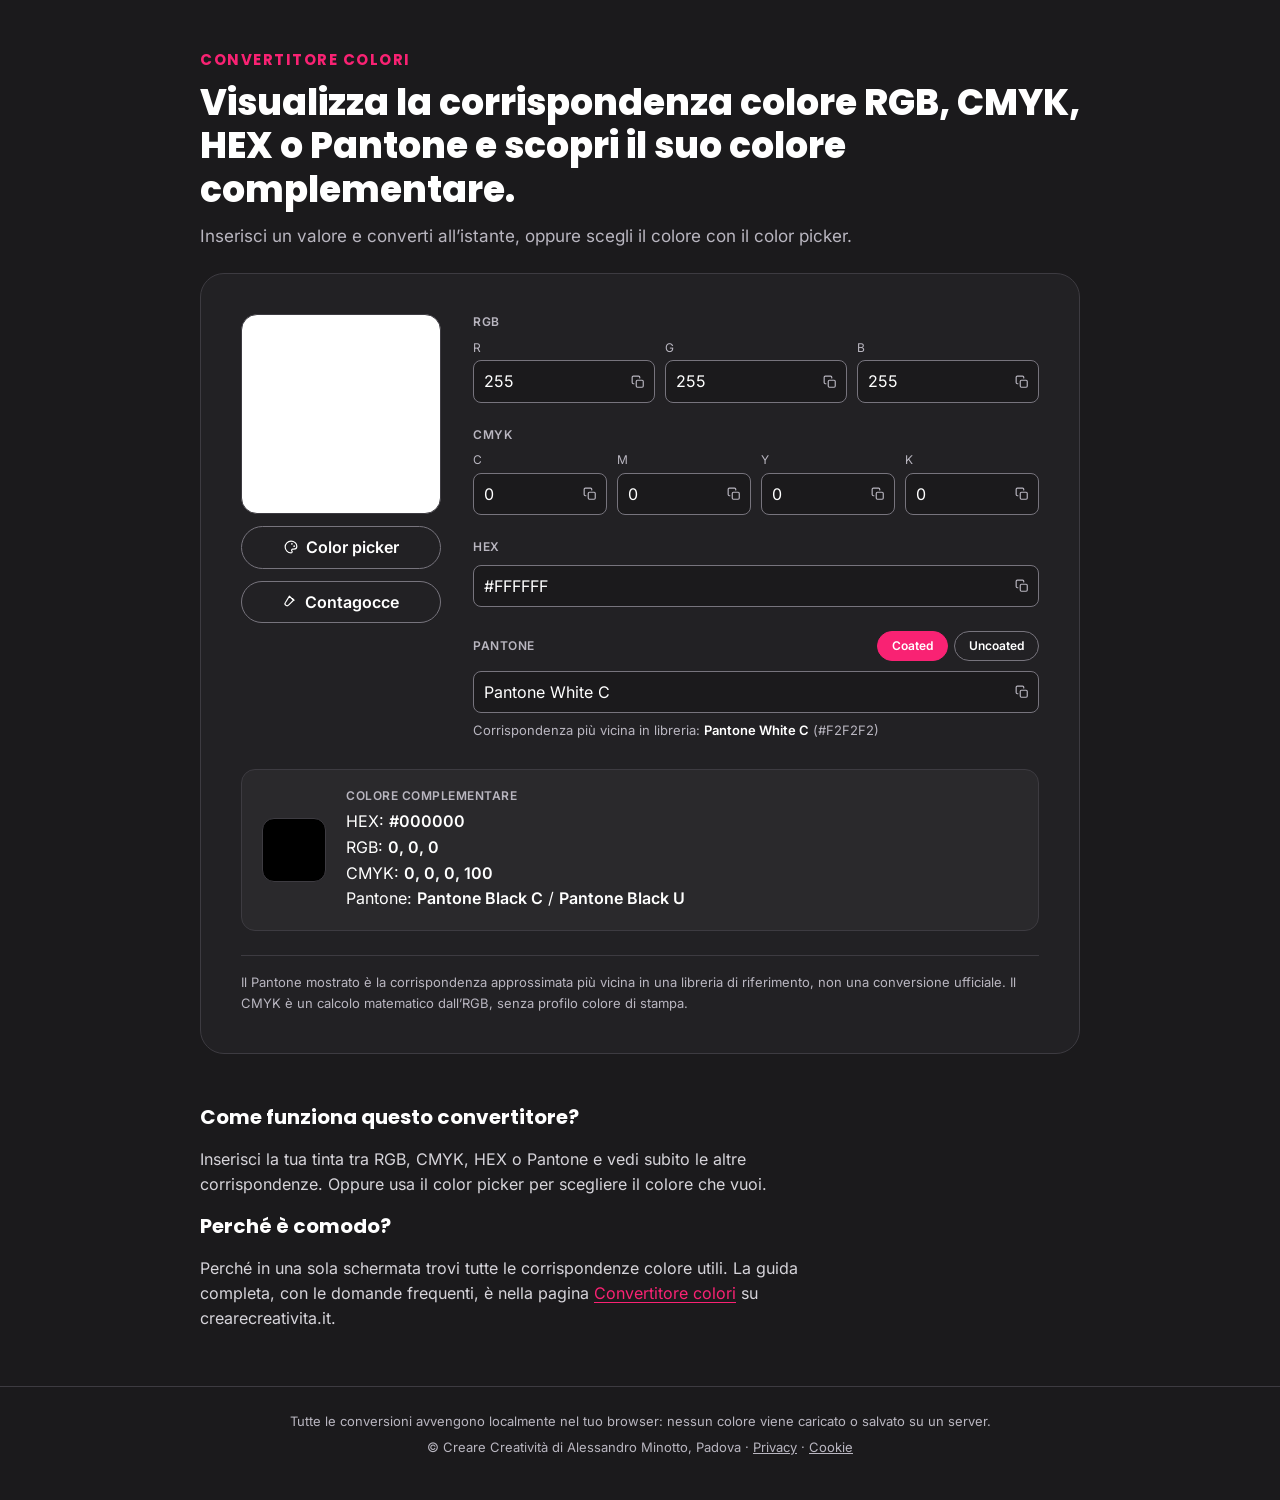
<file: frontend/index.html>
<!doctype html>
<html lang="it">
<head>
<meta charset="utf-8">
<meta name="viewport" content="width=device-width, initial-scale=1">
<title>Convertitore colori RGB, CMYK, HEX e Pantone | Creare Creatività</title>
<meta name="description" content="Converti velocemente i colori nei profili HEX, RGB, CMYK e Pantone con il convertitore ideato per ogni designer.">
<link rel="canonical" href="https://www.crearecreativita.it/convertitore-colori/">
<meta name="robots" content="index,follow">
<meta property="og:type" content="website">
<meta property="og:title" content="Convertitore colori RGB, CMYK, HEX e Pantone | Creare Creatività">
<meta property="og:description" content="Converti velocemente i colori nei profili HEX, RGB, CMYK e Pantone e scopri il colore complementare.">
<meta property="og:url" content="https://www.crearecreativita.it/convertitore-colori/">
<meta name="theme-color" content="#1b1a1c">
<meta name="color-scheme" content="dark">
<link rel="icon" type="image/png" href="img/favicon.png">
<link rel="stylesheet" href="ac-colori.css">
<style>
  @font-face { font-family: "Inter"; font-weight: 400 600; font-style: normal; font-display: swap; src: url("fonts/inter-latin.woff2") format("woff2"); }
  @font-face { font-family: "Poppins"; font-weight: 700; font-style: normal; font-display: swap; src: url("fonts/poppins-700.woff2") format("woff2"); }
  @font-face { font-family: "Poppins"; font-weight: 800; font-style: normal; font-display: swap; src: url("fonts/poppins-800.woff2") format("woff2"); }
  :root { --ac-font: "Inter", system-ui, -apple-system, "Segoe UI", Roboto, sans-serif; }
  html { -webkit-text-size-adjust: 100%; }
  body { margin: 0; color: #fff; background: #1b1a1c; font-family: var(--ac-font); line-height: 1.55; }
  .pg-wrap { max-width: 880px; margin: 0 auto; padding: 0 20px; }
  .pg-hero { padding: 48px 0 24px; }
  .pg-hero .pg-kicker { margin: 0 0 10px; font-family: "Poppins", var(--ac-font); font-weight: 700; font-size: 15px; letter-spacing: 1.5px; text-transform: uppercase; color: #f92273; }
  .pg-hero h1 { margin: 0 0 12px; font-family: "Poppins", var(--ac-font); font-weight: 800; font-size: clamp(24px, 4.5vw, 36px); line-height: 1.2; }
  .pg-hero p { margin: 0; max-width: 62ch; font-size: 17px; color: #b9b6c0; }
  .pg-main { padding-bottom: 56px; }
  .pg-more { margin-top: 48px; display: grid; gap: 14px; font-size: 16px; }
  .pg-more h2 { margin: 0; font-family: "Poppins", var(--ac-font); font-weight: 700; font-size: 20px; }
  .pg-more p { margin: 0; max-width: 66ch; color: #d6d4da; }
  .pg-more a { color: #f92273; text-underline-offset: 3px; }
  .pg-foot { padding: 24px 0 36px; border-top: 1px solid #3d3b41; font-size: 13px; color: #b9b6c0; text-align: center; }
  .pg-foot p { margin: 0 0 6px; }
  .pg-foot a { color: inherit; }
  @media print { body { color: #000; background: #fff; } }
</style>
</head>
<body>
<main class="pg-wrap pg-main">
  <section class="pg-hero">
    <p class="pg-kicker">Convertitore colori</p>
    <h1>Visualizza la corrispondenza colore RGB, CMYK, HEX o Pantone e scopri il suo colore complementare.</h1>
    <p>Inserisci un valore e converti all’istante, oppure scegli il colore con il color picker.</p>
  </section>

  <div class="ac-colori" id="ac-colori" data-ac-theme="dark">
  <div class="ac-card">
    <div class="ac-grid">
      <div class="ac-side">
        <div class="ac-swatch" data-ac="swatch" role="img" aria-label="Anteprima del colore"></div>
        <label class="ac-btn ac-picker">
          <svg width="14" height="14" viewBox="0 0 24 24" fill="none" stroke="currentColor" stroke-width="2" stroke-linecap="round" stroke-linejoin="round" aria-hidden="true"><circle cx="13.5" cy="6.5" r="0.5" fill="currentColor"/><circle cx="17.5" cy="10.5" r="0.5" fill="currentColor"/><path d="M12 2C6.5 2 2 6.5 2 12s4.5 10 10 10c1.4 0 2-1 2-2 0-.5-.2-1-.5-1.3-.3-.4-.5-.8-.5-1.3 0-1 .8-1.9 1.9-1.9H17c2.8 0 5-2.2 5-5C22 6 17.5 2 12 2z"/></svg>
          Color picker
          <input type="color" data-ac="picker" aria-label="Scegli un colore con il color picker" value="#ffffff">
        </label>
        <button type="button" class="ac-btn" data-ac="eyedropper" hidden>
          <svg width="14" height="14" viewBox="0 0 24 24" fill="none" stroke="currentColor" stroke-width="2" stroke-linecap="round" stroke-linejoin="round" aria-hidden="true"><path d="M11 2l7 7-8.5 8.5a3.5 3.5 0 1 1-5-5L11 2z"/><path d="M16 6l3 3"/></svg>
          Contagocce
        </button>
      </div>
      <div class="ac-fields">
        <div class="ac-group" role="group" aria-labelledby="ac-colori-rgb">
          <div class="ac-label" id="ac-colori-rgb">RGB</div>
          <div class="ac-row ac-row--3">
            <div class="ac-field"><label for="ac-colori-r">R</label><div class="ac-input"><input id="ac-colori-r" type="number" min="0" max="255" inputmode="numeric" data-ac-num="r"><button type="button" class="ac-copy" data-ac-copy="r" aria-label="Copia R"></button></div></div>
            <div class="ac-field"><label for="ac-colori-g">G</label><div class="ac-input"><input id="ac-colori-g" type="number" min="0" max="255" inputmode="numeric" data-ac-num="g"><button type="button" class="ac-copy" data-ac-copy="g" aria-label="Copia G"></button></div></div>
            <div class="ac-field"><label for="ac-colori-b">B</label><div class="ac-input"><input id="ac-colori-b" type="number" min="0" max="255" inputmode="numeric" data-ac-num="b"><button type="button" class="ac-copy" data-ac-copy="b" aria-label="Copia B"></button></div></div>
          </div>
        </div>
        <div class="ac-group" role="group" aria-labelledby="ac-colori-cmyk">
          <div class="ac-label" id="ac-colori-cmyk">CMYK</div>
          <div class="ac-row ac-row--4">
            <div class="ac-field"><label for="ac-colori-c">C</label><div class="ac-input"><input id="ac-colori-c" type="number" min="0" max="100" inputmode="numeric" data-ac-num="c"><button type="button" class="ac-copy" data-ac-copy="c" aria-label="Copia C"></button></div></div>
            <div class="ac-field"><label for="ac-colori-m">M</label><div class="ac-input"><input id="ac-colori-m" type="number" min="0" max="100" inputmode="numeric" data-ac-num="m"><button type="button" class="ac-copy" data-ac-copy="m" aria-label="Copia M"></button></div></div>
            <div class="ac-field"><label for="ac-colori-y">Y</label><div class="ac-input"><input id="ac-colori-y" type="number" min="0" max="100" inputmode="numeric" data-ac-num="y"><button type="button" class="ac-copy" data-ac-copy="y" aria-label="Copia Y"></button></div></div>
            <div class="ac-field"><label for="ac-colori-k">K</label><div class="ac-input"><input id="ac-colori-k" type="number" min="0" max="100" inputmode="numeric" data-ac-num="k"><button type="button" class="ac-copy" data-ac-copy="k" aria-label="Copia K"></button></div></div>
          </div>
        </div>
        <div class="ac-group">
          <label class="ac-label" for="ac-colori-hex">HEX</label>
          <div class="ac-input"><input id="ac-colori-hex" type="text" maxlength="7" placeholder="#000000" autocomplete="off" autocapitalize="characters" spellcheck="false" data-ac="hex"><button type="button" class="ac-copy" data-ac-copy="hex" aria-label="Copia HEX"></button></div>
        </div>
        <div class="ac-group">
          <div class="ac-label-row">
            <label class="ac-label" for="ac-colori-pantone">Pantone</label>
            <div class="ac-toggle" role="group" aria-label="Finitura carta">
              <button type="button" class="ac-chip" data-ac-finish="C" aria-pressed="true">Coated</button>
              <button type="button" class="ac-chip" data-ac-finish="U" aria-pressed="false">Uncoated</button>
            </div>
          </div>
          <div class="ac-input"><input id="ac-colori-pantone" type="text" list="ac-colori-pantone-list" placeholder="Cerca un Pantone..." autocomplete="off" spellcheck="false" data-ac="pantone"><button type="button" class="ac-copy" data-ac-copy="pantone" aria-label="Copia Pantone"></button></div>
          <datalist id="ac-colori-pantone-list" data-ac="pantone-list"></datalist>
          <p class="ac-note">Corrispondenza più vicina in libreria: <strong data-ac="pantone-name"></strong> (<span data-ac="pantone-hex"></span>)</p>
        </div>
      </div>
    </div>
    <div class="ac-comp">
      <div class="ac-comp-swatch" data-ac="comp-swatch"></div>
      <div class="ac-comp-body">
        <div class="ac-label">Colore complementare</div>
        <ul class="ac-comp-list">
          <li>HEX: <strong data-ac="comp-hex"></strong></li>
          <li>RGB: <strong data-ac="comp-rgb"></strong></li>
          <li>CMYK: <strong data-ac="comp-cmyk"></strong></li>
          <li>Pantone: <strong data-ac="comp-pc"></strong> / <strong data-ac="comp-pu"></strong></li>
        </ul>
      </div>
    </div>
    <p class="ac-disclaimer">Il Pantone mostrato è la corrispondenza approssimata più vicina in una libreria di riferimento, non una conversione ufficiale. Il CMYK è un calcolo matematico dall’RGB, senza profilo colore di stampa.</p>
  </div>
</div>

  <section class="pg-more">
    <h2>Come funziona questo convertitore?</h2>
    <p>Inserisci la tua tinta tra RGB, CMYK, HEX o Pantone e vedi subito le altre corrispondenze. Oppure usa il color picker per scegliere il colore che vuoi.</p>
    <h2>Perché è comodo?</h2>
    <p>Perché in una sola schermata trovi tutte le corrispondenze colore utili. La guida completa, con le domande frequenti, è nella pagina <a href="https://www.crearecreativita.it/convertitore-colori/">Convertitore colori</a> su crearecreativita.it.</p>
  </section>
</main>

<footer class="pg-foot"><div class="pg-wrap">
  <p>Tutte le conversioni avvengono localmente nel tuo browser: nessun colore viene caricato o salvato su un server.</p>
  <p>© Creare Creatività di Alessandro Minotto, Padova ·
  <a href="https://www.crearecreativita.it/privacy-policy/">Privacy</a> ·
  <a href="https://www.crearecreativita.it/cookie-policy/">Cookie</a></p>
</div></footer>

<script src="ac-colori.js" defer></script>
</body>
</html>
</file>
<file: frontend/ac-colori.css>
/* Convertitore colori — Creare Creatività
   Tutti i selettori partono da .ac-colori: si può incollare in WordPress/Elementor senza conflitti col tema. */
.ac-colori, .ac-colori *, .ac-colori *::before, .ac-colori *::after { box-sizing: border-box; }
/* Tema scuro (predefinito): coerente con crearecreativita.it */
.ac-colori {
  --ac-ink: #ffffff;
  --ac-muted: #b9b6c0;
  --ac-line: #3d3b41;
  --ac-bg: #222124;
  --ac-field-bg: #1b1a1c;
  --ac-field-border: #77747d;
  --ac-soft: #2a292c;
  --ac-brand: #f92273;
  --ac-brand-fg: #ffffff;
  --ac-tick: #7fc200;
  --ac-radius: 14px;
  display: block;
  max-width: 880px;
  margin: 0 auto;
  padding: 0;
  color: var(--ac-ink);
  background: transparent;
  font-family: var(--ac-font, inherit);
  font-size: 17px;
  line-height: 1.55;
  text-align: left;
  color-scheme: dark;
}
.ac-colori[data-ac-theme="light"] {
  --ac-ink: #1b1a1c;
  --ac-muted: #5d5a63;
  --ac-line: #d9d7dd;
  --ac-bg: #ffffff;
  --ac-field-bg: #ffffff;
  --ac-field-border: #8a8791;
  --ac-soft: #f4f3f6;
  --ac-tick: #3f7d00;
  color-scheme: light;
}
.ac-colori [hidden] { display: none !important; }
.ac-colori p, .ac-colori ul, .ac-colori li { margin: 0; padding: 0; }
.ac-colori ul { list-style: none; }

.ac-colori .ac-card {
  background: var(--ac-bg);
  border: 1px solid var(--ac-line);
  border-radius: 24px;
  padding: clamp(20px, 4vw, 40px);
}
.ac-colori .ac-grid { display: flex; flex-wrap: wrap; gap: 24px 32px; align-items: flex-start; }
.ac-colori .ac-side { flex: 0 0 200px; display: flex; flex-direction: column; gap: 12px; align-items: center; }
.ac-colori .ac-swatch {
  width: 200px; height: 200px; border-radius: 16px;
  background: #ffffff; border: 1px solid var(--ac-line);
}
.ac-colori .ac-fields { flex: 1 1 280px; display: flex; flex-direction: column; gap: 24px; min-width: 0; }

.ac-colori .ac-label {
  display: block; margin: 0 0 10px; padding: 0;
  font-size: 12px; font-weight: 700; letter-spacing: .5px; line-height: 1.3;
  text-transform: uppercase; color: var(--ac-muted);
}
.ac-colori .ac-label-row { display: flex; align-items: center; justify-content: space-between; gap: 10px; margin-bottom: 10px; flex-wrap: wrap; }
.ac-colori .ac-label-row .ac-label { margin: 0; }
.ac-colori .ac-row { display: grid; gap: 10px; }
.ac-colori .ac-row--3 { grid-template-columns: repeat(3, 1fr); }
.ac-colori .ac-row--4 { grid-template-columns: repeat(4, 1fr); }
.ac-colori .ac-field label { display: block; margin: 0 0 5px; font-size: 12px; line-height: 1.3; color: var(--ac-muted); }

.ac-colori .ac-input { position: relative; }
.ac-colori .ac-input input {
  display: block; width: 100%; height: auto; margin: 0;
  padding: 9px 30px 9px 10px;
  font: inherit; font-size: 16px; line-height: 1.4;
  color: var(--ac-ink); background: var(--ac-field-bg);
  border: 1px solid var(--ac-field-border); border-radius: 8px;
  box-shadow: none; outline: none;
  -moz-appearance: textfield; appearance: textfield;
}
.ac-colori .ac-input input::-webkit-outer-spin-button,
.ac-colori .ac-input input::-webkit-inner-spin-button { -webkit-appearance: none; margin: 0; }
.ac-colori .ac-input input::placeholder { color: var(--ac-muted); opacity: .8; }
.ac-colori .ac-input input:focus,
.ac-colori .ac-input input:focus-visible {
  color: var(--ac-ink); background: var(--ac-field-bg);
  border-color: var(--ac-brand); box-shadow: 0 0 0 3px rgba(249, 34, 115, .35);
}
.ac-colori .ac-copy {
  position: absolute; top: 50%; right: 6px; transform: translateY(-50%);
  display: flex; align-items: center; justify-content: center;
  width: 22px; height: 22px; margin: 0; padding: 0;
  background: transparent; border: 0; border-radius: 4px; box-shadow: none;
  color: var(--ac-muted); cursor: pointer;
}
.ac-colori .ac-copy:hover { color: var(--ac-ink); background: transparent; }
.ac-colori .ac-copy:focus-visible { outline: 2px solid var(--ac-brand); outline-offset: 1px; }
.ac-colori .ac-copy[data-copied] { color: var(--ac-tick); }
.ac-colori .ac-copy svg { display: block; }

.ac-colori .ac-btn {
  position: relative; width: 100%;
  display: flex; align-items: center; justify-content: center; gap: 8px;
  margin: 0; padding: 9px 14px;
  font: inherit; font-size: 16px; font-weight: 600; line-height: 1.4;
  color: var(--ac-ink); background: transparent;
  border: 1px solid var(--ac-field-border); border-radius: 999px; box-shadow: none;
  cursor: pointer; text-transform: none; letter-spacing: 0; text-decoration: none;
}
.ac-colori .ac-btn:hover { color: var(--ac-ink); background: var(--ac-soft); border-color: var(--ac-ink); }
.ac-colori .ac-btn:focus-within,
.ac-colori .ac-btn:focus-visible { outline: 2px solid var(--ac-brand); outline-offset: 2px; }
.ac-colori .ac-picker input {
  position: absolute; inset: 0; width: 100%; height: 100%;
  margin: 0; padding: 0; border: 0; opacity: 0; cursor: pointer;
}

.ac-colori .ac-toggle { display: flex; gap: 6px; }
.ac-colori .ac-chip {
  margin: 0; padding: 6px 14px;
  font: inherit; font-size: 12px; font-weight: 600; line-height: 1.3;
  color: var(--ac-ink); background: transparent;
  border: 1px solid var(--ac-field-border); border-radius: 999px; box-shadow: none;
  cursor: pointer; text-transform: none; letter-spacing: 0;
}
.ac-colori .ac-chip:hover { background: var(--ac-soft); color: var(--ac-ink); }
.ac-colori .ac-chip[aria-pressed="true"] { color: var(--ac-brand-fg); background: var(--ac-brand); border-color: var(--ac-brand); }
.ac-colori .ac-chip:focus-visible { outline: 2px solid var(--ac-brand); outline-offset: 2px; }

.ac-colori .ac-note { margin-top: 8px; font-size: 13px; line-height: 1.5; color: var(--ac-muted); }
.ac-colori .ac-note strong { color: var(--ac-ink); font-weight: 700; }

.ac-colori .ac-comp {
  display: flex; gap: 20px; align-items: center; flex-wrap: wrap;
  margin-top: 28px; padding: 18px 20px;
  background: var(--ac-soft); border: 1px solid var(--ac-line); border-radius: var(--ac-radius);
}
.ac-colori .ac-comp-swatch { flex-shrink: 0; width: 64px; height: 64px; border-radius: 12px; border: 1px solid var(--ac-line); background: #000; }
.ac-colori .ac-comp-body { flex: 1; min-width: 220px; }
.ac-colori .ac-comp-body .ac-label { margin-bottom: 6px; }
.ac-colori .ac-comp-list { display: flex; flex-direction: column; font-size: 16px; line-height: 1.6; }
.ac-colori .ac-comp-list strong { font-weight: 700; color: var(--ac-ink); }

.ac-colori .ac-disclaimer {
  margin-top: 24px; padding-top: 16px; border-top: 1px solid var(--ac-line);
  font-size: 13px; line-height: 1.6; color: var(--ac-muted);
}

/* Schermi stretti: tutto in verticale. Media query (non container query): in Elementor le container query sbagliano l'altezza del widget. */
@media (max-width: 640px) {
  .ac-colori .ac-side { flex: 1 1 100%; align-items: stretch; }
  .ac-colori .ac-swatch { width: 100%; height: 140px; }
  .ac-colori .ac-fields { flex: 1 1 100%; }
}
@media (max-width: 400px) {
  .ac-colori .ac-row--4 { grid-template-columns: repeat(2, 1fr); }
}
@media (prefers-reduced-motion: no-preference) {
  .ac-colori .ac-swatch, .ac-colori .ac-comp-swatch { transition: background-color .15s; }
}
</file>
